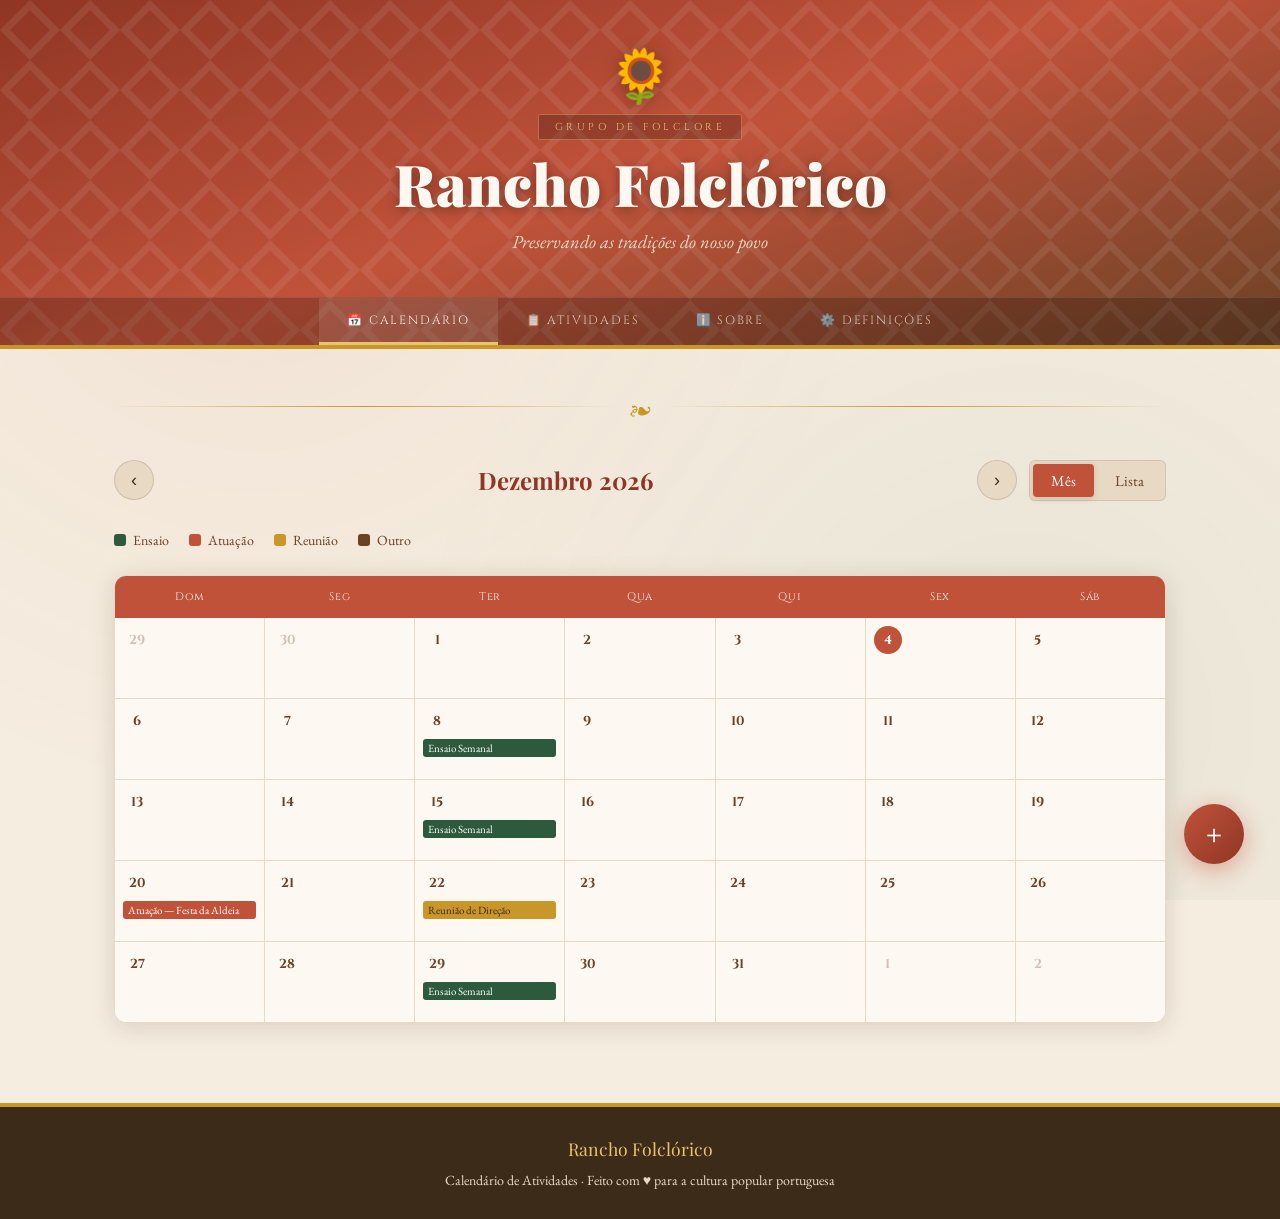
<file: INDEX.HTML>
<!DOCTYPE html>
<html lang="pt">
<head>
  <meta charset="UTF-8" />
  <meta name="viewport" content="width=device-width, initial-scale=1.0"/>
  <title>Grupo de Folclore · Calendário de Atividades</title>
  <link href="https://fonts.googleapis.com/css2?family=Playfair+Display:ital,wght@0,400;0,700;0,900;1,400&family=EB+Garamond:ital,wght@0,400;0,500;1,400&family=Cinzel:wght@400;700&display=swap" rel="stylesheet"/>
  <style>
    :root {
      --terracotta: #c0523a;
      --terracotta-dark: #8f3624;
      --gold: #c9962a;
      --gold-light: #e8c46a;
      --green: #2d5a3d;
      --green-light: #4a8560;
      --cream: #f5ede0;
      --cream-dark: #e8d9c4;
      --brown: #3d2b1a;
      --brown-mid: #6b4226;
      --white: #fdf8f1;
      --shadow: rgba(61,43,26,0.15);
      --shadow-strong: rgba(61,43,26,0.3);
    }

    *, *::before, *::after { box-sizing: border-box; margin: 0; padding: 0; }

    body {
      background-color: var(--cream);
      color: var(--brown);
      font-family: 'EB Garamond', Georgia, serif;
      font-size: 18px;
      line-height: 1.6;
      min-height: 100vh;
    }

    /* ── PATTERN BACKGROUND ── */
    body::before {
      content: '';
      position: fixed;
      inset: 0;
      background-image:
        radial-gradient(circle at 20% 20%, rgba(192,82,58,0.06) 0%, transparent 50%),
        radial-gradient(circle at 80% 80%, rgba(45,90,61,0.06) 0%, transparent 50%);
      pointer-events: none;
      z-index: 0;
    }

    /* ── HEADER ── */
    header {
      position: relative;
      background: linear-gradient(160deg, var(--terracotta-dark) 0%, var(--terracotta) 50%, var(--brown-mid) 100%);
      color: var(--cream);
      padding: 0;
      overflow: hidden;
      border-bottom: 4px solid var(--gold);
    }

    .header-pattern {
      position: absolute;
      inset: 0;
      opacity: 0.08;
      background-image: url("data:image/svg+xml,%3Csvg width='60' height='60' viewBox='0 0 60 60' xmlns='http://www.w3.org/2000/svg'%3E%3Cg fill='none' fill-rule='evenodd'%3E%3Cg fill='%23ffffff' fill-opacity='1'%3E%3Cpath d='M30 0 L60 30 L30 60 L0 30 Z M30 10 L50 30 L30 50 L10 30 Z'/%3E%3C/g%3E%3C/g%3E%3C/svg%3E");
      background-size: 60px 60px;
    }

    .header-inner {
      position: relative;
      z-index: 1;
      display: flex;
      flex-direction: column;
      align-items: center;
      padding: 50px 40px 40px;
      text-align: center;
      gap: 12px;
    }

    .header-emblem {
      font-size: 52px;
      line-height: 1;
      filter: drop-shadow(0 2px 8px rgba(0,0,0,0.3));
      animation: floatIn 0.8s ease both;
    }

    .header-badge {
      font-family: 'Cinzel', serif;
      font-size: 10px;
      letter-spacing: 0.35em;
      text-transform: uppercase;
      color: var(--gold-light);
      background: rgba(0,0,0,0.2);
      padding: 4px 16px;
      border: 1px solid rgba(232,196,106,0.4);
      border-radius: 2px;
      animation: floatIn 0.8s 0.1s ease both;
    }

    h1 {
      font-family: 'Playfair Display', serif;
      font-size: clamp(2rem, 5vw, 3.6rem);
      font-weight: 900;
      line-height: 1.1;
      color: var(--white);
      text-shadow: 0 2px 12px rgba(0,0,0,0.35);
      animation: floatIn 0.8s 0.2s ease both;
    }

    .header-sub {
      font-family: 'EB Garamond', serif;
      font-style: italic;
      font-size: 1.15rem;
      color: var(--cream-dark);
      opacity: 0.9;
      animation: floatIn 0.8s 0.3s ease both;
    }

    @keyframes floatIn {
      from { opacity: 0; transform: translateY(18px); }
      to { opacity: 1; transform: translateY(0); }
    }

    /* ── NAV ── */
    nav {
      position: relative;
      z-index: 1;
      display: flex;
      justify-content: center;
      gap: 0;
      background: rgba(0,0,0,0.2);
      border-top: 1px solid rgba(255,255,255,0.1);
    }

    nav button {
      background: none;
      border: none;
      color: var(--cream);
      font-family: 'Cinzel', serif;
      font-size: 12px;
      letter-spacing: 0.15em;
      text-transform: uppercase;
      padding: 14px 28px;
      cursor: pointer;
      opacity: 0.75;
      transition: all 0.25s ease;
      border-bottom: 3px solid transparent;
      position: relative;
    }

    nav button:hover { opacity: 1; background: rgba(255,255,255,0.07); }
    nav button.active {
      opacity: 1;
      border-bottom-color: var(--gold-light);
      background: rgba(255,255,255,0.1);
    }

    /* ── MAIN ── */
    main {
      position: relative;
      z-index: 1;
      max-width: 1100px;
      margin: 0 auto;
      padding: 40px 24px 80px;
    }

    /* ── ORNAMENT ── */
    .ornament {
      display: flex;
      align-items: center;
      gap: 16px;
      margin: 0 0 36px;
    }

    .ornament-line {
      flex: 1;
      height: 1px;
      background: linear-gradient(90deg, transparent, var(--gold), transparent);
    }

    .ornament-icon {
      font-size: 22px;
      color: var(--gold);
    }

    /* ── SECTION TITLES ── */
    .section-title {
      font-family: 'Playfair Display', serif;
      font-size: 1.9rem;
      color: var(--terracotta-dark);
      margin-bottom: 28px;
      display: flex;
      align-items: center;
      gap: 12px;
    }

    .section-title .icon { font-size: 1.4rem; }

    /* ── VIEW TOGGLE ── */
    .view-controls {
      display: flex;
      justify-content: space-between;
      align-items: center;
      margin-bottom: 28px;
      flex-wrap: wrap;
      gap: 12px;
    }

    .toggle-group {
      display: flex;
      background: var(--cream-dark);
      border-radius: 6px;
      padding: 3px;
      gap: 3px;
      border: 1px solid rgba(61,43,26,0.12);
    }

    .toggle-btn {
      background: none;
      border: none;
      font-family: 'EB Garamond', serif;
      font-size: 15px;
      padding: 7px 18px;
      border-radius: 4px;
      cursor: pointer;
      color: var(--brown-mid);
      transition: all 0.2s;
    }

    .toggle-btn.active {
      background: var(--terracotta);
      color: white;
      box-shadow: 0 2px 6px var(--shadow);
    }

    /* ── CALENDAR ── */
    .calendar-header {
      display: flex;
      align-items: center;
      justify-content: space-between;
      margin-bottom: 20px;
    }

    .cal-nav-btn {
      background: var(--cream-dark);
      border: 1px solid rgba(61,43,26,0.15);
      border-radius: 50%;
      width: 40px;
      height: 40px;
      font-size: 18px;
      cursor: pointer;
      display: flex; align-items: center; justify-content: center;
      color: var(--brown);
      transition: all 0.2s;
    }

    .cal-nav-btn:hover {
      background: var(--terracotta);
      color: white;
      border-color: var(--terracotta);
    }

    .cal-month-label {
      font-family: 'Playfair Display', serif;
      font-size: 1.5rem;
      font-weight: 700;
      color: var(--terracotta-dark);
      text-transform: capitalize;
    }

    .calendar-grid {
      background: var(--white);
      border-radius: 12px;
      overflow: hidden;
      box-shadow: 0 4px 24px var(--shadow);
      border: 1px solid var(--cream-dark);
    }

    .cal-days-header {
      display: grid;
      grid-template-columns: repeat(7, 1fr);
      background: var(--terracotta);
    }

    .cal-day-name {
      text-align: center;
      padding: 12px 4px;
      font-family: 'Cinzel', serif;
      font-size: 11px;
      letter-spacing: 0.08em;
      color: white;
      opacity: 0.9;
    }

    .cal-body {
      display: grid;
      grid-template-columns: repeat(7, 1fr);
      gap: 1px;
      background: var(--cream-dark);
    }

    .cal-cell {
      background: var(--white);
      min-height: 80px;
      padding: 8px;
      cursor: pointer;
      transition: background 0.15s;
      position: relative;
    }

    .cal-cell:hover { background: #fdf0e8; }

    .cal-cell.other-month .cal-date { opacity: 0.3; }
    .cal-cell.today .cal-date {
      background: var(--terracotta);
      color: white;
      border-radius: 50%;
      width: 28px; height: 28px;
      display: flex; align-items: center; justify-content: center;
    }

    .cal-date {
      font-family: 'Cinzel', serif;
      font-size: 13px;
      font-weight: 700;
      color: var(--brown-mid);
      margin-bottom: 4px;
      width: 28px; height: 28px;
      display: flex; align-items: center; justify-content: center;
    }

    .cal-event-dot {
      display: block;
      font-size: 11px;
      background: var(--terracotta);
      color: white;
      border-radius: 3px;
      padding: 2px 5px;
      margin-top: 2px;
      white-space: nowrap;
      overflow: hidden;
      text-overflow: ellipsis;
      line-height: 1.3;
      cursor: pointer;
    }

    .cal-event-dot.tipo-ensaio { background: var(--green); }
    .cal-event-dot.tipo-atuacao { background: var(--terracotta); }
    .cal-event-dot.tipo-reuniao { background: var(--gold); color: var(--brown); }
    .cal-event-dot.tipo-outro { background: var(--brown-mid); }

    /* ── LISTA DE EVENTOS ── */
    .events-list { display: flex; flex-direction: column; gap: 16px; }

    .event-card {
      background: var(--white);
      border-radius: 10px;
      border: 1px solid var(--cream-dark);
      border-left: 5px solid var(--terracotta);
      padding: 20px 24px;
      display: flex;
      gap: 20px;
      align-items: flex-start;
      box-shadow: 0 2px 10px var(--shadow);
      transition: transform 0.2s, box-shadow 0.2s;
      animation: slideIn 0.35s ease both;
    }

    .event-card:hover {
      transform: translateY(-2px);
      box-shadow: 0 6px 24px var(--shadow-strong);
    }

    .event-card.tipo-ensaio { border-left-color: var(--green); }
    .event-card.tipo-reuniao { border-left-color: var(--gold); }
    .event-card.tipo-outro { border-left-color: var(--brown-mid); }

    @keyframes slideIn {
      from { opacity: 0; transform: translateX(-12px); }
      to { opacity: 1; transform: translateX(0); }
    }

    .event-date-block {
      min-width: 64px;
      text-align: center;
      background: var(--cream);
      border-radius: 8px;
      padding: 10px 8px;
      border: 1px solid var(--cream-dark);
    }

    .event-date-day {
      font-family: 'Playfair Display', serif;
      font-size: 2rem;
      font-weight: 900;
      line-height: 1;
      color: var(--terracotta);
    }

    .event-date-month {
      font-family: 'Cinzel', serif;
      font-size: 10px;
      letter-spacing: 0.1em;
      text-transform: uppercase;
      color: var(--brown-mid);
    }

    .event-info { flex: 1; }

    .event-tipo {
      font-family: 'Cinzel', serif;
      font-size: 10px;
      letter-spacing: 0.15em;
      text-transform: uppercase;
      color: var(--terracotta);
      margin-bottom: 4px;
    }

    .event-card.tipo-ensaio .event-tipo { color: var(--green); }
    .event-card.tipo-reuniao .event-tipo { color: var(--gold); }

    .event-titulo {
      font-family: 'Playfair Display', serif;
      font-size: 1.25rem;
      font-weight: 700;
      color: var(--brown);
      margin-bottom: 6px;
    }

    .event-meta {
      display: flex;
      gap: 16px;
      font-size: 0.9rem;
      color: var(--brown-mid);
      flex-wrap: wrap;
    }

    .event-meta span { display: flex; align-items: center; gap: 5px; }

    .event-desc {
      margin-top: 8px;
      font-style: italic;
      color: var(--brown-mid);
      font-size: 0.95rem;
      border-top: 1px solid var(--cream-dark);
      padding-top: 8px;
    }

    .event-actions {
      display: flex;
      gap: 8px;
      flex-shrink: 0;
    }

    .btn-icon {
      background: none;
      border: 1px solid var(--cream-dark);
      border-radius: 6px;
      width: 34px; height: 34px;
      cursor: pointer;
      display: flex; align-items: center; justify-content: center;
      font-size: 14px;
      color: var(--brown-mid);
      transition: all 0.2s;
    }

    .btn-icon:hover { background: var(--terracotta); color: white; border-color: var(--terracotta); }
    .btn-icon.del:hover { background: #c0392b; border-color: #c0392b; }

    /* ── EMPTY STATE ── */
    .empty-state {
      text-align: center;
      padding: 60px 20px;
      color: var(--brown-mid);
    }

    .empty-state .emoji { font-size: 3rem; margin-bottom: 12px; }
    .empty-state p { font-style: italic; }

    /* ── MODAL ── */
    .modal-overlay {
      display: none;
      position: fixed;
      inset: 0;
      background: rgba(61,43,26,0.55);
      backdrop-filter: blur(4px);
      z-index: 1000;
      align-items: center;
      justify-content: center;
      padding: 20px;
    }

    .modal-overlay.open { display: flex; }

    .modal {
      background: var(--white);
      border-radius: 16px;
      padding: 36px;
      width: 100%;
      max-width: 520px;
      box-shadow: 0 20px 60px rgba(0,0,0,0.3);
      border: 1px solid var(--cream-dark);
      position: relative;
      animation: modalIn 0.3s cubic-bezier(0.34, 1.56, 0.64, 1);
    }

    @keyframes modalIn {
      from { opacity: 0; transform: scale(0.88) translateY(20px); }
      to { opacity: 1; transform: scale(1) translateY(0); }
    }

    .modal-title {
      font-family: 'Playfair Display', serif;
      font-size: 1.6rem;
      font-weight: 700;
      color: var(--terracotta-dark);
      margin-bottom: 24px;
      padding-bottom: 16px;
      border-bottom: 2px solid var(--cream-dark);
      display: flex; align-items: center; gap: 10px;
    }

    .modal-close {
      position: absolute;
      top: 16px; right: 16px;
      background: var(--cream);
      border: 1px solid var(--cream-dark);
      border-radius: 50%;
      width: 36px; height: 36px;
      cursor: pointer;
      font-size: 18px;
      display: flex; align-items: center; justify-content: center;
      color: var(--brown-mid);
      transition: all 0.2s;
    }

    .modal-close:hover { background: var(--terracotta); color: white; }

    .form-group { margin-bottom: 18px; }

    label {
      display: block;
      font-family: 'Cinzel', serif;
      font-size: 11px;
      letter-spacing: 0.12em;
      text-transform: uppercase;
      color: var(--brown-mid);
      margin-bottom: 7px;
    }

    input, select, textarea {
      width: 100%;
      padding: 11px 14px;
      border: 1px solid var(--cream-dark);
      border-radius: 7px;
      font-family: 'EB Garamond', serif;
      font-size: 16px;
      color: var(--brown);
      background: var(--cream);
      transition: border-color 0.2s, box-shadow 0.2s;
      outline: none;
    }

    input:focus, select:focus, textarea:focus {
      border-color: var(--terracotta);
      box-shadow: 0 0 0 3px rgba(192,82,58,0.12);
      background: var(--white);
    }

    textarea { resize: vertical; min-height: 80px; }

    .form-row { display: grid; grid-template-columns: 1fr 1fr; gap: 14px; }

    .btn {
      font-family: 'Cinzel', serif;
      font-size: 12px;
      letter-spacing: 0.12em;
      text-transform: uppercase;
      padding: 13px 28px;
      border: none;
      border-radius: 7px;
      cursor: pointer;
      transition: all 0.2s;
    }

    .btn-primary {
      background: linear-gradient(135deg, var(--terracotta), var(--terracotta-dark));
      color: white;
      box-shadow: 0 4px 14px rgba(192,82,58,0.35);
    }

    .btn-primary:hover {
      transform: translateY(-1px);
      box-shadow: 0 6px 20px rgba(192,82,58,0.45);
    }

    .btn-secondary {
      background: var(--cream-dark);
      color: var(--brown-mid);
      border: 1px solid rgba(61,43,26,0.15);
    }

    .btn-secondary:hover { background: var(--cream); }

    .modal-actions { display: flex; gap: 10px; justify-content: flex-end; margin-top: 24px; }

    /* ── ADD FAB ── */
    .fab {
      position: fixed;
      bottom: 36px;
      right: 36px;
      width: 60px; height: 60px;
      border-radius: 50%;
      background: linear-gradient(135deg, var(--terracotta), var(--terracotta-dark));
      color: white;
      border: none;
      font-size: 26px;
      cursor: pointer;
      box-shadow: 0 6px 24px rgba(192,82,58,0.45);
      display: flex; align-items: center; justify-content: center;
      transition: all 0.25s;
      z-index: 100;
    }

    .fab:hover {
      transform: scale(1.1) rotate(90deg);
      box-shadow: 0 8px 32px rgba(192,82,58,0.55);
    }

    /* ── LEGENDA ── */
    .legend {
      display: flex;
      gap: 20px;
      flex-wrap: wrap;
      margin-bottom: 24px;
    }

    .legend-item {
      display: flex;
      align-items: center;
      gap: 7px;
      font-size: 14px;
      color: var(--brown-mid);
    }

    .legend-dot {
      width: 12px; height: 12px;
      border-radius: 3px;
    }

    /* ── SOBRE ── */
    .about-card {
      background: var(--white);
      border-radius: 14px;
      padding: 36px;
      border: 1px solid var(--cream-dark);
      box-shadow: 0 4px 20px var(--shadow);
      max-width: 700px;
      margin: 0 auto;
    }

    .about-card h2 {
      font-family: 'Playfair Display', serif;
      font-size: 1.6rem;
      color: var(--terracotta-dark);
      margin-bottom: 16px;
    }

    .about-card p {
      margin-bottom: 14px;
      line-height: 1.75;
      color: var(--brown-mid);
    }

    .about-card .highlight {
      background: var(--cream);
      border-left: 4px solid var(--gold);
      padding: 14px 18px;
      border-radius: 0 8px 8px 0;
      font-style: italic;
      margin: 20px 0;
    }

    /* ── FILTER ── */
    .filter-bar {
      display: flex;
      gap: 8px;
      flex-wrap: wrap;
      margin-bottom: 24px;
    }

    .filter-chip {
      background: var(--cream-dark);
      border: 1px solid rgba(61,43,26,0.15);
      border-radius: 20px;
      padding: 5px 15px;
      font-family: 'EB Garamond', serif;
      font-size: 14px;
      cursor: pointer;
      color: var(--brown-mid);
      transition: all 0.2s;
    }

    .filter-chip.active {
      background: var(--terracotta);
      color: white;
      border-color: var(--terracotta);
    }

    .filter-chip:hover:not(.active) { background: var(--cream); }

    /* ── SECTIONS ── */
    .tab-section { display: none; }
    .tab-section.active { display: block; animation: fadeIn 0.3s ease; }

    @keyframes fadeIn {
      from { opacity: 0; }
      to { opacity: 1; }
    }

    /* ── FOOTER ── */
    footer {
      position: relative;
      z-index: 1;
      text-align: center;
      padding: 28px 20px;
      background: var(--brown);
      color: var(--cream-dark);
      font-size: 14px;
      border-top: 4px solid var(--gold);
    }

    footer .footer-brand {
      font-family: 'Playfair Display', serif;
      font-size: 1.1rem;
      color: var(--gold-light);
      margin-bottom: 6px;
    }

    /* ── RESPONSIVE ── */
    @media (max-width: 600px) {
      .form-row { grid-template-columns: 1fr; }
      .modal { padding: 24px; }
      .event-card { flex-direction: column; }
      nav button { padding: 12px 14px; font-size: 10px; }
      .fab { bottom: 20px; right: 20px; width: 52px; height: 52px; font-size: 22px; }
      .cal-cell { min-height: 60px; }
    }
  </style>
</head>
<body>

<!-- HEADER -->
<header>
  <div class="header-pattern"></div>
  <div class="header-inner">
    <div class="header-emblem">🌻</div>
    <div class="header-badge">Grupo de Folclore</div>
    <h1 id="groupName">Rancho Folclórico</h1>
    <p class="header-sub" id="groupSub">Preservando as tradições do nosso povo</p>
  </div>
  <nav>
    <button class="active" onclick="showTab('calendario')">📅 Calendário</button>
    <button onclick="showTab('atividades')">📋 Atividades</button>
    <button onclick="showTab('sobre')">ℹ️ Sobre</button>
    <button onclick="showTab('definicoes')">⚙️ Definições</button>
  </nav>
</header>

<main>

  <!-- ── CALENDÁRIO ── -->
  <section id="tab-calendario" class="tab-section active">
    <div class="ornament">
      <div class="ornament-line"></div>
      <div class="ornament-icon">❧</div>
      <div class="ornament-line"></div>
    </div>

    <div class="view-controls">
      <div class="calendar-header" style="flex:1; margin-bottom:0">
        <button class="cal-nav-btn" onclick="changeMonth(-1)">‹</button>
        <div class="cal-month-label" id="calMonthLabel"></div>
        <button class="cal-nav-btn" onclick="changeMonth(1)">›</button>
      </div>
      <div class="toggle-group">
        <button class="toggle-btn active" onclick="setCalView('month', this)">Mês</button>
        <button class="toggle-btn" onclick="setCalView('list', this)">Lista</button>
      </div>
    </div>

    <div class="legend">
      <div class="legend-item"><div class="legend-dot" style="background:var(--green)"></div> Ensaio</div>
      <div class="legend-item"><div class="legend-dot" style="background:var(--terracotta)"></div> Atuação</div>
      <div class="legend-item"><div class="legend-dot" style="background:var(--gold)"></div> Reunião</div>
      <div class="legend-item"><div class="legend-dot" style="background:var(--brown-mid)"></div> Outro</div>
    </div>

    <div id="calView">
      <div class="calendar-grid">
        <div class="cal-days-header">
          <div class="cal-day-name">Dom</div>
          <div class="cal-day-name">Seg</div>
          <div class="cal-day-name">Ter</div>
          <div class="cal-day-name">Qua</div>
          <div class="cal-day-name">Qui</div>
          <div class="cal-day-name">Sex</div>
          <div class="cal-day-name">Sáb</div>
        </div>
        <div class="cal-body" id="calBody"></div>
      </div>
    </div>

    <div id="listView" style="display:none">
      <div id="listViewEvents"></div>
    </div>
  </section>

  <!-- ── ATIVIDADES ── -->
  <section id="tab-atividades" class="tab-section">
    <div class="ornament">
      <div class="ornament-line"></div>
      <div class="ornament-icon">❧</div>
      <div class="ornament-line"></div>
    </div>

    <div class="view-controls">
      <div class="section-title">
        <span class="icon">📋</span> Todas as Atividades
      </div>
    </div>

    <div class="filter-bar">
      <button class="filter-chip active" onclick="filterEvents('todos', this)">Todos</button>
      <button class="filter-chip" onclick="filterEvents('ensaio', this)">Ensaios</button>
      <button class="filter-chip" onclick="filterEvents('atuacao', this)">Atuações</button>
      <button class="filter-chip" onclick="filterEvents('reuniao', this)">Reuniões</button>
      <button class="filter-chip" onclick="filterEvents('outro', this)">Outros</button>
    </div>

    <div class="events-list" id="allEventsList"></div>
  </section>

  <!-- ── SOBRE ── -->
  <section id="tab-sobre" class="tab-section">
    <div class="ornament">
      <div class="ornament-line"></div>
      <div class="ornament-icon">❧</div>
      <div class="ornament-line"></div>
    </div>

    <div class="about-card">
      <h2 id="aboutTitle">Sobre o Nosso Grupo</h2>
      <p id="aboutText1">Bem-vindo ao nosso grupo de folclore! Somos uma associação dedicada à preservação, estudo e divulgação das tradições, músicas e danças populares da nossa região.</p>
      <div class="highlight">
        <span id="aboutQuote">"Na dança e no canto, guardamos a memória viva do nosso povo."</span>
      </div>
      <p id="aboutText2">O nosso grupo reúne membros de todas as idades, unidos pelo amor à cultura popular portuguesa e ao desejo de a transmitir às gerações futuras.</p>
      <div style="margin-top: 28px; display: flex; flex-direction: column; gap: 10px;">
        <div style="display:flex;align-items:center;gap:10px;color:var(--brown-mid)">
          <span style="font-size:1.2rem">📍</span> <span id="aboutLocal">Local de ensaio a definir</span>
        </div>
        <div style="display:flex;align-items:center;gap:10px;color:var(--brown-mid)">
          <span style="font-size:1.2rem">📞</span> <span id="aboutContact">Contacto a definir</span>
        </div>
        <div style="display:flex;align-items:center;gap:10px;color:var(--brown-mid)">
          <span style="font-size:1.2rem">📧</span> <span id="aboutEmail">Email a definir</span>
        </div>
      </div>
    </div>
  </section>

  <!-- ── DEFINIÇÕES ── -->
  <section id="tab-definicoes" class="tab-section">
    <div class="ornament">
      <div class="ornament-line"></div>
      <div class="ornament-icon">❧</div>
      <div class="ornament-line"></div>
    </div>
    <div class="about-card">
      <h2>⚙️ Definições do Grupo</h2>
      <p style="color:var(--brown-mid);margin-bottom:20px">Personaliza as informações do teu grupo de folclore.</p>
      <div class="form-group">
        <label>Nome do Grupo</label>
        <input type="text" id="settingName" placeholder="Ex: Rancho Folclórico de..."/>
      </div>
      <div class="form-group">
        <label>Subtítulo</label>
        <input type="text" id="settingSubtitle" placeholder="Ex: Preservando as tradições..."/>
      </div>
      <div class="form-group">
        <label>Texto Sobre o Grupo</label>
        <textarea id="settingAbout" rows="4" placeholder="Descreve o teu grupo..."></textarea>
      </div>
      <div class="form-row">
        <div class="form-group">
          <label>Local de Ensaio</label>
          <input type="text" id="settingLocal" placeholder="Morada / local"/>
        </div>
        <div class="form-group">
          <label>Telefone</label>
          <input type="text" id="settingContact" placeholder="+351 ..."/>
        </div>
      </div>
      <div class="form-row">
        <div class="form-group">
          <label>Email</label>
          <input type="email" id="settingEmail" placeholder="email@exemplo.pt"/>
        </div>
      </div>
      <div class="modal-actions" style="justify-content:flex-start">
        <button class="btn btn-primary" onclick="saveSettings()">💾 Guardar Definições</button>
      </div>
    </div>
  </section>

</main>

<!-- FAB -->
<button class="fab" onclick="openModal()" title="Adicionar Atividade">＋</button>

<!-- MODAL -->
<div class="modal-overlay" id="modalOverlay" onclick="closeModalOnOverlay(event)">
  <div class="modal">
    <button class="modal-close" onclick="closeModal()">✕</button>
    <div class="modal-title"><span>🎭</span> <span id="modalTitleText">Nova Atividade</span></div>
    <input type="hidden" id="editingId"/>
    <div class="form-group">
      <label>Título da Atividade</label>
      <input type="text" id="formTitle" placeholder="Ex: Ensaio Semanal, Atuação na Festa..."/>
    </div>
    <div class="form-row">
      <div class="form-group">
        <label>Data</label>
        <input type="date" id="formDate"/>
      </div>
      <div class="form-group">
        <label>Hora</label>
        <input type="time" id="formTime"/>
      </div>
    </div>
    <div class="form-row">
      <div class="form-group">
        <label>Tipo</label>
        <select id="formTipo">
          <option value="ensaio">🟢 Ensaio</option>
          <option value="atuacao">🔴 Atuação</option>
          <option value="reuniao">🟡 Reunião</option>
          <option value="outro">⚫ Outro</option>
        </select>
      </div>
      <div class="form-group">
        <label>Local</label>
        <input type="text" id="formLocal" placeholder="Ex: Casa do Povo, Praça..."/>
      </div>
    </div>
    <div class="form-group">
      <label>Descrição (opcional)</label>
      <textarea id="formDesc" placeholder="Notas, detalhes adicionais..."></textarea>
    </div>
    <div class="modal-actions">
      <button class="btn btn-secondary" onclick="closeModal()">Cancelar</button>
      <button class="btn btn-primary" onclick="saveEvent()">Guardar</button>
    </div>
  </div>
</div>

<footer>
  <div class="footer-brand" id="footerBrand">Rancho Folclórico</div>
  <div>Calendário de Atividades · Feito com ♥ para a cultura popular portuguesa</div>
</footer>

<script>
// ─── DATA ───────────────────────────────────────────────────────────────────

let events = JSON.parse(localStorage.getItem('folclore_events') || '[]');
let settings = JSON.parse(localStorage.getItem('folclore_settings') || 'null') || {
  name: 'Rancho Folclórico',
  subtitle: 'Preservando as tradições do nosso povo',
  about: 'Bem-vindo ao nosso grupo de folclore! Somos uma associação dedicada à preservação, estudo e divulgação das tradições, músicas e danças populares da nossa região.',
  local: 'Local de ensaio a definir',
  contact: 'Contacto a definir',
  email: 'Email a definir'
};

let currentDate = new Date();
let currentView = 'month';
let currentFilter = 'todos';

// ─── SETTINGS ───────────────────────────────────────────────────────────────

function applySettings() {
  document.getElementById('groupName').textContent = settings.name;
  document.getElementById('groupSub').textContent = settings.subtitle;
  document.getElementById('aboutTitle').textContent = 'Sobre ' + settings.name;
  document.getElementById('aboutText1').textContent = settings.about;
  document.getElementById('aboutLocal').textContent = settings.local;
  document.getElementById('aboutContact').textContent = settings.contact;
  document.getElementById('aboutEmail').textContent = settings.email;
  document.getElementById('footerBrand').textContent = settings.name;
  document.title = settings.name + ' · Calendário';
  // populate settings form
  document.getElementById('settingName').value = settings.name;
  document.getElementById('settingSubtitle').value = settings.subtitle;
  document.getElementById('settingAbout').value = settings.about;
  document.getElementById('settingLocal').value = settings.local;
  document.getElementById('settingContact').value = settings.contact;
  document.getElementById('settingEmail').value = settings.email;
}

function saveSettings() {
  settings.name = document.getElementById('settingName').value || settings.name;
  settings.subtitle = document.getElementById('settingSubtitle').value || settings.subtitle;
  settings.about = document.getElementById('settingAbout').value || settings.about;
  settings.local = document.getElementById('settingLocal').value || settings.local;
  settings.contact = document.getElementById('settingContact').value || settings.contact;
  settings.email = document.getElementById('settingEmail').value || settings.email;
  localStorage.setItem('folclore_settings', JSON.stringify(settings));
  applySettings();
  showToast('Definições guardadas! ✓');
}

// ─── TABS ────────────────────────────────────────────────────────────────────

function showTab(tab) {
  document.querySelectorAll('.tab-section').forEach(s => s.classList.remove('active'));
  document.querySelectorAll('nav button').forEach(b => b.classList.remove('active'));
  document.getElementById('tab-' + tab).classList.add('active');
  event.target.classList.add('active');
  if (tab === 'atividades') renderAllEvents();
}

// ─── CALENDAR ────────────────────────────────────────────────────────────────

const MONTHS = ['Janeiro','Fevereiro','Março','Abril','Maio','Junho','Julho','Agosto','Setembro','Outubro','Novembro','Dezembro'];

function renderCalendar() {
  const year = currentDate.getFullYear();
  const month = currentDate.getMonth();
  document.getElementById('calMonthLabel').textContent = MONTHS[month] + ' ' + year;

  const body = document.getElementById('calBody');
  body.innerHTML = '';

  const firstDay = new Date(year, month, 1).getDay();
  const daysInMonth = new Date(year, month + 1, 0).getDate();
  const daysInPrev = new Date(year, month, 0).getDate();
  const today = new Date();

  let cells = [];

  for (let i = firstDay - 1; i >= 0; i--) {
    cells.push({ day: daysInPrev - i, month: month - 1, year, other: true });
  }
  for (let i = 1; i <= daysInMonth; i++) {
    cells.push({ day: i, month, year, other: false });
  }
  while (cells.length % 7 !== 0) {
    cells.push({ day: cells.length - firstDay - daysInMonth + 1, month: month + 1, year, other: true });
  }

  cells.forEach(c => {
    const d = new Date(c.year, c.month, c.day);
    const dateStr = d.toISOString().slice(0, 10);
    const dayEvents = events.filter(e => e.date === dateStr);
    const isToday = d.toDateString() === today.toDateString();

    const cell = document.createElement('div');
    cell.className = 'cal-cell' + (c.other ? ' other-month' : '') + (isToday ? ' today' : '');

    const dateEl = document.createElement('div');
    dateEl.className = 'cal-date';
    dateEl.textContent = c.day;
    cell.appendChild(dateEl);

    dayEvents.slice(0, 2).forEach(ev => {
      const dot = document.createElement('span');
      dot.className = 'cal-event-dot tipo-' + ev.tipo;
      dot.textContent = ev.title;
      dot.title = ev.title;
      dot.onclick = (e) => { e.stopPropagation(); openEditModal(ev.id); };
      cell.appendChild(dot);
    });

    if (dayEvents.length > 2) {
      const more = document.createElement('span');
      more.className = 'cal-event-dot';
      more.style.background = 'var(--brown-mid)';
      more.textContent = '+' + (dayEvents.length - 2) + ' mais';
      cell.appendChild(more);
    }

    cell.onclick = () => {
      document.getElementById('formDate').value = dateStr;
      openModal();
    };

    body.appendChild(cell);
  });
}

function renderListView() {
  const year = currentDate.getFullYear();
  const month = currentDate.getMonth();
  const monthEvents = events
    .filter(e => {
      const d = new Date(e.date);
      return d.getFullYear() === year && d.getMonth() === month;
    })
    .sort((a, b) => new Date(a.date + 'T' + (a.time||'00:00')) - new Date(b.date + 'T' + (b.time||'00:00')));

  const container = document.getElementById('listViewEvents');
  if (monthEvents.length === 0) {
    container.innerHTML = `<div class="empty-state"><div class="emoji">📅</div><p>Sem atividades em ${MONTHS[month]}.</p></div>`;
    return;
  }
  container.innerHTML = '';
  monthEvents.forEach(ev => {
    container.appendChild(buildEventCard(ev));
  });
}

function changeMonth(dir) {
  currentDate = new Date(currentDate.getFullYear(), currentDate.getMonth() + dir, 1);
  renderCalendar();
  if (currentView === 'list') renderListView();
}

function setCalView(view, btn) {
  currentView = view;
  document.querySelectorAll('.toggle-btn').forEach(b => b.classList.remove('active'));
  btn.classList.add('active');
  document.getElementById('calView').style.display = view === 'month' ? 'block' : 'none';
  document.getElementById('listView').style.display = view === 'list' ? 'block' : 'none';
  if (view === 'list') renderListView();
}

// ─── EVENTS LIST ─────────────────────────────────────────────────────────────

function buildEventCard(ev) {
  const d = new Date(ev.date + 'T12:00:00');
  const day = String(d.getDate()).padStart(2, '0');
  const month = MONTHS[d.getMonth()].substring(0, 3).toUpperCase();
  const tipoLabel = { ensaio: 'Ensaio', atuacao: 'Atuação', reuniao: 'Reunião', outro: 'Outro' };

  const card = document.createElement('div');
  card.className = 'event-card tipo-' + ev.tipo;
  card.innerHTML = `
    <div class="event-date-block">
      <div class="event-date-day">${day}</div>
      <div class="event-date-month">${month}</div>
    </div>
    <div class="event-info">
      <div class="event-tipo">${tipoLabel[ev.tipo] || ev.tipo}</div>
      <div class="event-titulo">${ev.title}</div>
      <div class="event-meta">
        ${ev.time ? `<span>🕐 ${ev.time}</span>` : ''}
        ${ev.local ? `<span>📍 ${ev.local}</span>` : ''}
      </div>
      ${ev.desc ? `<div class="event-desc">${ev.desc}</div>` : ''}
    </div>
    <div class="event-actions">
      <button class="btn-icon" onclick="openEditModal('${ev.id}')" title="Editar">✏️</button>
      <button class="btn-icon del" onclick="deleteEvent('${ev.id}')" title="Eliminar">🗑️</button>
    </div>
  `;
  return card;
}

function renderAllEvents() {
  const list = document.getElementById('allEventsList');
  const filtered = events
    .filter(e => currentFilter === 'todos' || e.tipo === currentFilter)
    .sort((a, b) => new Date(a.date + 'T' + (a.time||'00:00')) - new Date(b.date + 'T' + (b.time||'00:00')));

  list.innerHTML = '';
  if (filtered.length === 0) {
    list.innerHTML = `<div class="empty-state"><div class="emoji">🌻</div><p>Ainda não há atividades. Clica no <strong>+</strong> para adicionar!</p></div>`;
    return;
  }
  filtered.forEach(ev => list.appendChild(buildEventCard(ev)));
}

function filterEvents(tipo, btn) {
  currentFilter = tipo;
  document.querySelectorAll('.filter-chip').forEach(b => b.classList.remove('active'));
  btn.classList.add('active');
  renderAllEvents();
}

// ─── MODAL ───────────────────────────────────────────────────────────────────

function openModal() {
  document.getElementById('modalTitleText').textContent = 'Nova Atividade';
  document.getElementById('editingId').value = '';
  document.getElementById('formTitle').value = '';
  if (!document.getElementById('formDate').value) {
    document.getElementById('formDate').value = new Date().toISOString().slice(0,10);
  }
  document.getElementById('formTime').value = '';
  document.getElementById('formTipo').value = 'ensaio';
  document.getElementById('formLocal').value = '';
  document.getElementById('formDesc').value = '';
  document.getElementById('modalOverlay').classList.add('open');
}

function openEditModal(id) {
  const ev = events.find(e => e.id === id);
  if (!ev) return;
  document.getElementById('modalTitleText').textContent = 'Editar Atividade';
  document.getElementById('editingId').value = id;
  document.getElementById('formTitle').value = ev.title;
  document.getElementById('formDate').value = ev.date;
  document.getElementById('formTime').value = ev.time || '';
  document.getElementById('formTipo').value = ev.tipo;
  document.getElementById('formLocal').value = ev.local || '';
  document.getElementById('formDesc').value = ev.desc || '';
  document.getElementById('modalOverlay').classList.add('open');
}

function closeModal() {
  document.getElementById('modalOverlay').classList.remove('open');
  document.getElementById('formDate').value = '';
}

function closeModalOnOverlay(e) {
  if (e.target === document.getElementById('modalOverlay')) closeModal();
}

function saveEvent() {
  const title = document.getElementById('formTitle').value.trim();
  const date = document.getElementById('formDate').value;
  if (!title || !date) { alert('Por favor preenche pelo menos o título e a data.'); return; }

  const editingId = document.getElementById('editingId').value;
  const ev = {
    id: editingId || Date.now().toString(),
    title,
    date,
    time: document.getElementById('formTime').value,
    tipo: document.getElementById('formTipo').value,
    local: document.getElementById('formLocal').value.trim(),
    desc: document.getElementById('formDesc').value.trim()
  };

  if (editingId) {
    events = events.map(e => e.id === editingId ? ev : e);
  } else {
    events.push(ev);
  }

  localStorage.setItem('folclore_events', JSON.stringify(events));
  closeModal();
  renderCalendar();
  renderAllEvents();
  showToast(editingId ? 'Atividade atualizada! ✓' : 'Atividade adicionada! ✓');
}

function deleteEvent(id) {
  if (!confirm('Tens a certeza que queres eliminar esta atividade?')) return;
  events = events.filter(e => e.id !== id);
  localStorage.setItem('folclore_events', JSON.stringify(events));
  renderCalendar();
  renderAllEvents();
  showToast('Atividade eliminada.');
}

// ─── TOAST ────────────────────────────────────────────────────────────────────

function showToast(msg) {
  const t = document.createElement('div');
  t.textContent = msg;
  Object.assign(t.style, {
    position: 'fixed', bottom: '100px', right: '36px',
    background: 'var(--brown)', color: 'var(--cream)',
    padding: '12px 22px', borderRadius: '8px',
    fontFamily: "'Cinzel', serif", fontSize: '13px',
    boxShadow: '0 4px 20px rgba(0,0,0,0.25)',
    zIndex: '9999', opacity: '0',
    transition: 'opacity 0.3s, transform 0.3s',
    transform: 'translateY(10px)'
  });
  document.body.appendChild(t);
  requestAnimationFrame(() => { t.style.opacity = '1'; t.style.transform = 'translateY(0)'; });
  setTimeout(() => {
    t.style.opacity = '0';
    setTimeout(() => t.remove(), 400);
  }, 2500);
}

// ─── SAMPLE DATA ─────────────────────────────────────────────────────────────

function seedData() {
  if (events.length > 0) return;
  const now = new Date();
  const y = now.getFullYear();
  const m = now.getMonth();
  const pad = n => String(n).padStart(2,'0');
  events = [
    { id:'s1', title:'Ensaio Semanal', date:`${y}-${pad(m+1)}-${pad(8)}`, time:'21:00', tipo:'ensaio', local:'Casa do Povo', desc:'Preparação para a próxima atuação.' },
    { id:'s2', title:'Ensaio Semanal', date:`${y}-${pad(m+1)}-${pad(15)}`, time:'21:00', tipo:'ensaio', local:'Casa do Povo', desc:'' },
    { id:'s3', title:'Atuação — Festa da Aldeia', date:`${y}-${pad(m+1)}-${pad(20)}`, time:'16:00', tipo:'atuacao', local:'Largo da Igreja', desc:'Apresentação das danças tradicionais. Trajar a rigor.' },
    { id:'s4', title:'Reunião de Direção', date:`${y}-${pad(m+1)}-${pad(22)}`, time:'19:30', tipo:'reuniao', local:'Sede', desc:'Ordem de trabalhos: planeamento anual e financeiro.' },
    { id:'s5', title:'Ensaio Semanal', date:`${y}-${pad(m+1)}-${pad(29)}`, time:'21:00', tipo:'ensaio', local:'Casa do Povo', desc:'' },
  ];
  localStorage.setItem('folclore_events', JSON.stringify(events));
}

// ─── INIT ────────────────────────────────────────────────────────────────────

seedData();
applySettings();
renderCalendar();
</script>
</body>
</html>
</file>
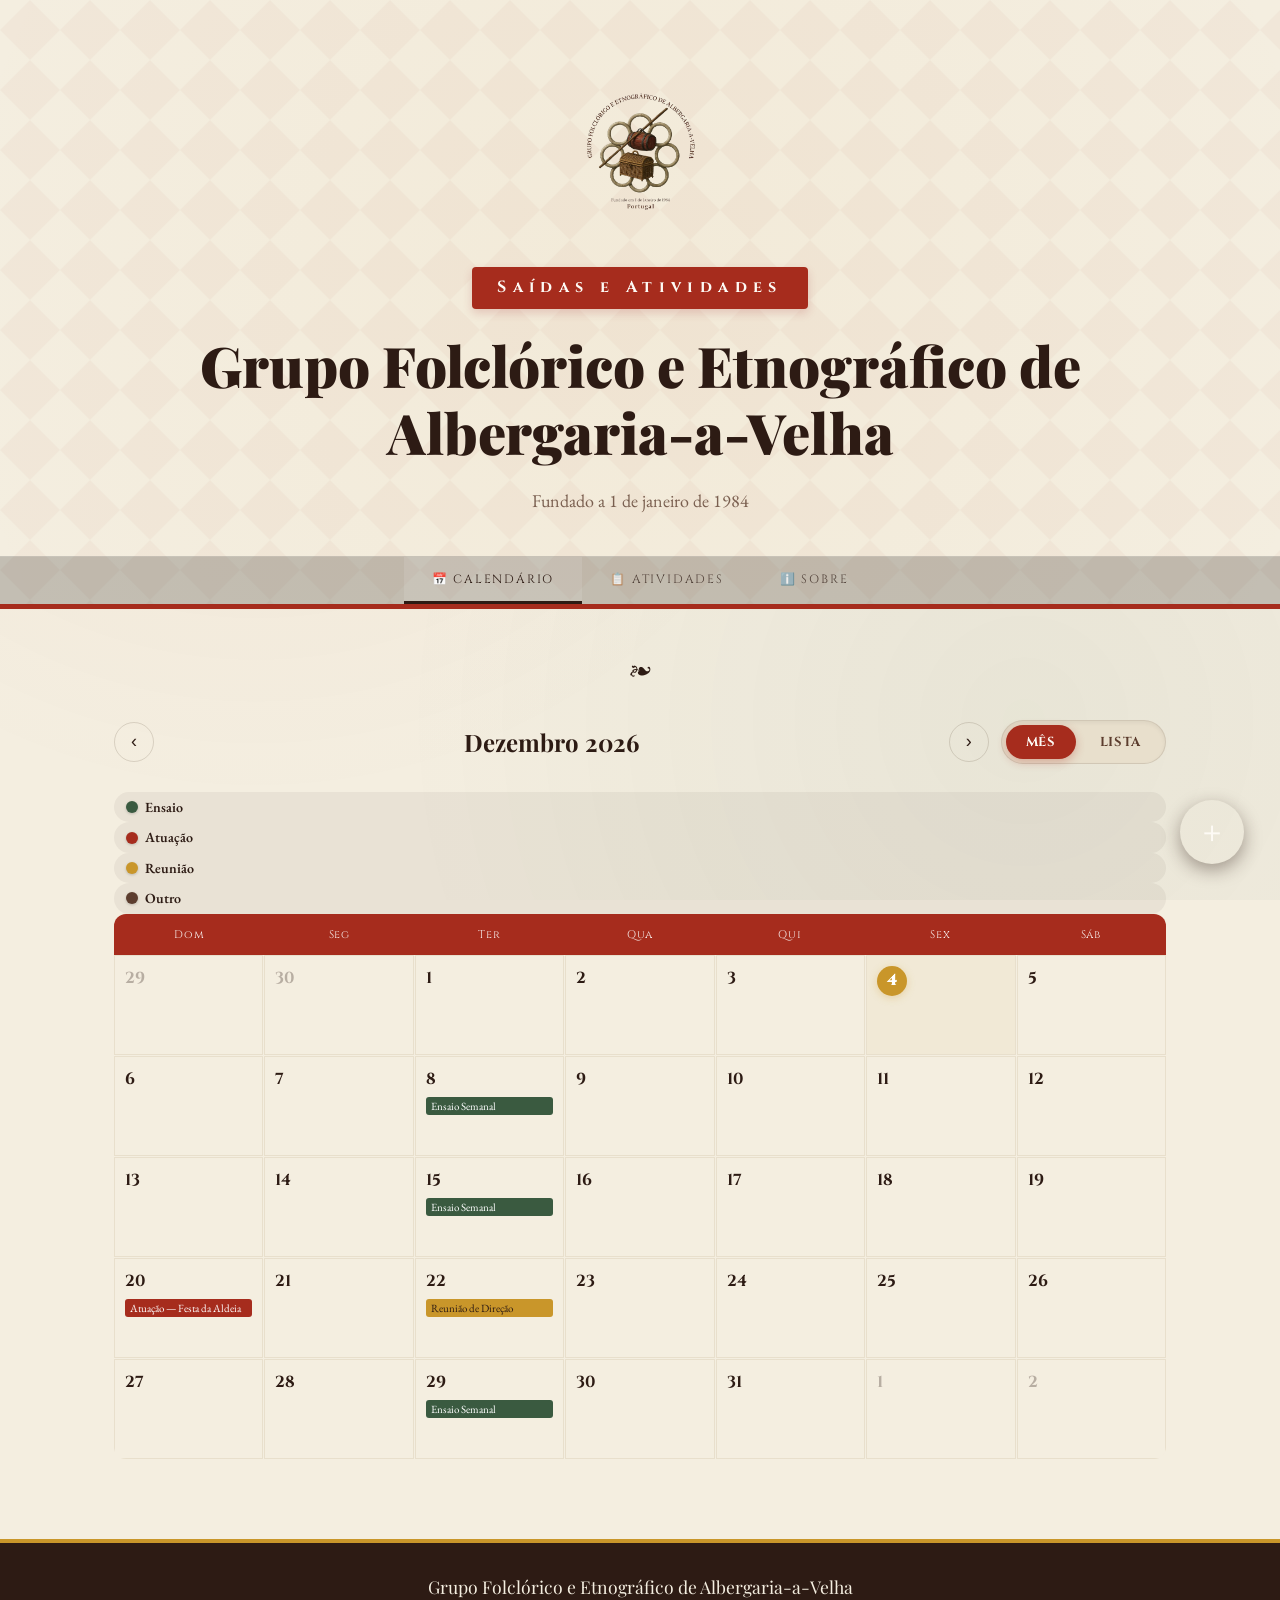
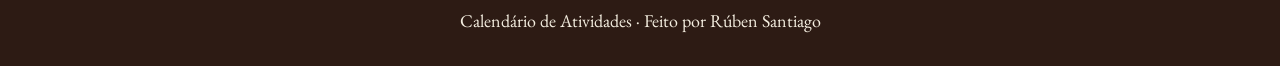
<file: Calendario_GFEAV/index.html>
<!DOCTYPE html>
<html lang="pt">
<head>
  <meta charset="UTF-8" />
  <meta name="viewport" content="width=device-width, initial-scale=1.0"/>
  <title>GFEAV · Calendário de Saídas e Atividades</title>

  <link href="https://fonts.googleapis.com/css2?family=Playfair+Display:ital,wght@0,400;0,700;0,900;1,400&family=EB+Garamond:ital,wght@0,400;0,500;1,400&family=Cinzel:wght@400;700&display=swap" rel="stylesheet"/>

  <link rel="stylesheet" href="style.css">
</head>
<body>

<header>
  <div class="header-pattern"></div>
  <div class="header-inner">
    <img src="logo.png" alt="Logo GFEAV" class="header-logo">

    <div class="header-badge">Saídas e Atividades</div>

    <h1 id="groupName">Grupo Folclórico e Etnográfico de Albergaria-a-Velha</h1>

    <p class="header-sub" id="groupSub">Fundado a 1 de janeiro de 1984</p>
  </div>

<nav>
  <button class="active" onclick="showTab('calendario')">📅 Calendário</button>
  <button onclick="showTab('atividades')">📋 Atividades</button>
  <button onclick="showTab('definicoes')">ℹ️ Sobre</button>
</nav>
</header>

<main>
  <section id="tab-calendario" class="tab-section active">
    <div class="ornament">
      <div class="ornament-line"></div>
      <div class="ornament-icon">❧</div>
      <div class="ornament-line"></div>
    </div>

    <div class="view-controls">
      <div class="calendar-header" style="flex:1; margin-bottom:0">
        <button class="cal-nav-btn" onclick="changeMonth(-1)">‹</button>
        <div class="cal-month-label" id="calMonthLabel"></div>
        <button class="cal-nav-btn" onclick="changeMonth(1)">›</button>
      </div>
      <div class="toggle-group">
        <button class="toggle-btn active" onclick="setCalView('month', this)">Mês</button>
        <button class="toggle-btn" onclick="setCalView('list', this)">Lista</button>
      </div>
    </div>

<div class="legend">
  <div class="legend-item">
    <div class="legend-dot" style="background: var(--folk-green)"></div> Ensaio
  </div>
  <div class="legend-item">
    <div class="legend-dot" style="background: var(--folk-red)"></div> Atuação
  </div>
  <div class="legend-item">
    <div class="legend-dot" style="background: var(--folk-gold)"></div> Reunião
  </div>
  <div class="legend-item">
    <div class="legend-dot" style="background: var(--brown-mid)"></div> Outro
  </div>
</div>

    <div id="calView">
      <div class="calendar-grid">
        <div class="cal-days-header">
          <div class="cal-day-name">Dom</div><div class="cal-day-name">Seg</div><div class="cal-day-name">Ter</div><div class="cal-day-name">Qua</div><div class="cal-day-name">Qui</div><div class="cal-day-name">Sex</div><div class="cal-day-name">Sáb</div>
        </div>
        <div class="cal-body" id="calBody"></div>
      </div>
    </div>

    <div id="listView" style="display:none">
      <div id="listViewEvents"></div>
    </div>
  </section>

  <section id="tab-atividades" class="tab-section">
    <div class="events-list" id="allEventsList"></div>
  </section>
  
<section id="tab-definicoes" class="tab-section">
  <div class="ornament">
    <div class="ornament-line"></div>
    <div class="ornament-icon">📜</div>
    <div class="ornament-line"></div>
  </div>

  <div class="about-container">
    <div class="about-header">
      <h2 id="aboutGroupName" class="section-title">Grupo Folclórico e Etnográfico de Albergaria-a-Velha</h2>
      <p id="aboutGroupSub" class="about-subtitle">Fundado a 1 de janeiro de 1984</p>
    </div>

    <div class="about-content">
      <div class="about-item">
        <h3>História e Missão</h3>
        <p id="aboutText">Bem-vindo ao nosso grupo de folclore! Somos uma associação cultural dedicada à preservação, estudo e divulgação das tradições, músicas e danças populares da nossa região.</p>
      </div>

      <div class="about-grid">
        <div class="about-item">
          <h3>Sede / Local</h3>
          <p id="aboutLocal">Largo à Rua Serpa Pinto, Albergaria-a-Velha</p>
        </div>
        <div class="about-item">
          <h3>Email</h3>
          <p id="aboutEmail">grupofeav@gmail.com</p>
        </div>
      </div>

      <div class="about-grid">
        <div class="about-item">
          <h3>Contacto Presidente Sérgio Coelho</h3>
          <p id="aboutContactPres">919640648</p>
        </div>
        <div class="about-item">
          <h3>Contacto Ensaiador Vítor Coelho</h3>
          <p id="aboutContactEns">919705159</p>
        </div>
      </div>
    </div>
  </div>
</section>
</main>

<button class="fab" onclick="openModal()" title="Adicionar Atividade">＋</button>

<div class="modal-overlay" id="modalOverlay" onclick="closeModalOnOverlay(event)">
  <div class="modal">
    <h2 id="modalTitleText" class="section-title">Nova Atividade</h2>
    <input type="hidden" id="editingId">

    <div class="form-group">
      <label>Título da Atividade</label>
      <input type="text" id="formTitle" placeholder="Ex: Ensaio Geral">
    </div>

    <div class="form-row">
      <div class="form-group">
        <label>Data</label>
        <input type="date" id="formDate">
      </div>
      <div class="form-group">
        <label>Hora</label>
        <input type="time" id="formTime">
      </div>
    </div>

    <div class="form-row">
      <div class="form-group">
        <label>Tipo</label>
        <select id="formTipo">
          <option value="ensaio">Ensaio</option>
          <option value="atuacao">Atuação</option>
          <option value="reuniao">Reunião</option>
          <option value="outro">Outro</option>
        </select>
      </div>
      <div class="form-group">
        <label>Local</label>
        <input type="text" id="formLocal" placeholder="Ex: Sede do Grupo">
      </div>
    </div>

    <div class="form-group">
      <label>Descrição / Observações</label>
      <textarea id="formDesc" rows="3" placeholder="Informações adicionais..."></textarea>
    </div>

    <div style="display: flex; gap: 12px; margin-top: 24px;">
      <button class="btn btn-secondary" style="flex: 1" onclick="closeModal()">Cancelar</button>
      <button class="btn btn-primary" style="flex: 1" onclick="saveEvent()">Guardar</button>
    </div>
  </div>
</div>

<footer>
  <div class="footer-brand" id="footerBrand">Grupo Folclórico e Etnográfico de Albergaria-a-Velha</div>
  <div>Calendário de Atividades · Feito por Rúben Santiago </div>
</footer>

<script src="script.js"></script>
</body>
</html>
</file>
<file: Calendario_GFEAV/style.css>
/* ── VARIÁVEIS DE CORES (Extraídas do Logo) ── */
:root {
    /* Tons de Terra e Madeira (Barril/Cesto) */
    --brown-deep: #2d1b14;    /* Castanho da madeira do barril */
    --brown-mid: #5c3d2e;     /* Tom intermédio rústico */

    /* Tons de Tecido e Linho (Fundo) */
    --linen: #f4eee0;         /* Bege que lembra o linho antigo */
    --linen-dark: #e8dfcc;    /* Versão para sombras e bordas */

    /* Tons Vibrantes dos Trajes (Destaques) */
    --folk-red: #a62c1d;      /* Vermelho dos bordados e saias */
    --folk-gold: #c9962a;     /* Ouro das arrecadas e detalhes do cesto */
    --folk-green: #3a5a40;    /* Verde das paisagens e detalhes rurais */

    /* Auxiliares */
    --text-main: #2d1b14;
    --white-soft: #fdfaf5;
}

/* ── RESET GERAL ── */
*, *::before, *::after {
    box-sizing: border-box;
    margin: 0;
    padding: 0;
}

body {
    background-color: var(--linen); /* Em vez de --cream */
    color: var(--brown-deep);      /* Em vez de --brown */
    font-family: 'EB Garamond', Georgia, serif;
    font-size: 18px;
    line-height: 1.6;
    min-height: 100vh;
}

/* ── PADRÃO DE FUNDO ── */
body::before {
    content: '';
    position: fixed;
    inset: 0;
    background-image:
    radial-gradient(circle at 20% 20%, rgba(192,82,58,0.06) 0%, transparent 50%),
    radial-gradient(circle at 80% 80%, rgba(45,90,61,0.06) 0%, transparent 50%);
    pointer-events: none;
    z-index: 0;
}

/* ── ESTILO DO HEADER ── */
/* ── CABEÇALHO (HEADER) ── */
header {
    position: relative;
    background-color: var(--linen); /* Fundo claro para o logo de 170px */
    background-image: radial-gradient(circle at 50% 50%, rgba(212, 163, 72, 0.05) 0%, transparent 100%);
    color: var(--brown-deep);
    padding: 0;
    overflow: hidden;
    border-bottom: 5px solid var(--folk-red); /* "Fita" vermelha de remate */
}

/* Ajuste no padrão do fundo para ser visível em fundo claro */
.header-pattern {
    position: absolute;
    inset: 0;
    opacity: 0.04;
    background-image: url("data:image/svg+xml,%3Csvg width='60' height='60' viewBox='0 0 60 60' xmlns='http://www.w3.org/2000/svg'%3E%3Cg fill='%23a64432' fill-opacity='1'%3E%3Cpath d='M30 0 L60 30 L30 60 L0 30 Z M30 10 L50 30 L30 50 L10 30 Z'/%3E%3C/g%3E%3C/svg%3E");
}

.header-inner {
    position: relative;
    z-index: 1;
    display: flex;
    flex-direction: column;
    align-items: center;
    padding: 50px 40px 40px;
    text-align: center;
    gap: 12px;
}

/* ── AJUSTE DO LOGO (PARA NÃO FICAR TRANSPARENTE) ── */
.header-logo {
    height: 170px;
    width: auto;
    margin-top: 20px;
    margin-bottom: 15px;
    filter: none; /* Removemos qualquer filtro que estivesse a apagar o logo */
    opacity: 1;   /* Garante que o logo está a 100% */
    animation: floatIn 0.8s ease both;
}

/* ── AJUSTE DO BADGE ── */
.header-badge {
    font-family: 'Cinzel', serif;
    font-size: 16px; /* Aumentado para equilibrar com o logo */
    font-weight: 700;
    letter-spacing: 0.4em;
    color: var(--white-soft);
    background: var(--folk-red); /* Vermelho forte para destacar */
    padding: 8px 25px;
    border-radius: 4px;
    box-shadow: 0 4px 10px rgba(166, 44, 50, 0.2);
}

/* ── AJUSTE DO TITULO (MAIOR E MAIS FORTE) ── */
h1 {
    font-family: 'Playfair Display', serif;
    font-size: clamp(2rem, 6vw, 3.5rem); /* Aumentei o tamanho mínimo e máximo */
    font-weight: 900;
    color: var(--brown-deep); /* Castanho bem escuro para ler bem */
    margin: 10px 20px;
    line-height: 1.2;
}

.header-sub {
    color: var(--brown-mid);
    opacity: 0.8;
}

@keyframes floatIn {
    from { opacity: 0; transform: translateY(18px); }
    to { opacity: 1; transform: translateY(0); }
}

/* ── NAVEGAÇÃO ── */
nav {
    position: relative;
    z-index: 1;
    display: flex;
    justify-content: center;
    gap: 0;
    background: rgba(0,0,0,0.2);
    border-top: 1px solid rgba(255,255,255,0.1);
}

nav button {
    background: none;
    border: none;
    color: var(--cream);
    font-family: 'Cinzel', serif;
    font-size: 12px;
    letter-spacing: 0.15em;
    text-transform: uppercase;
    padding: 14px 28px;
    cursor: pointer;
    opacity: 0.75;
    transition: all 0.25s ease;
    border-bottom: 3px solid transparent;
    position: relative;
}

nav button:hover { opacity: 1; background: rgba(255,255,255,0.07); }
nav button.active {
    opacity: 1;
    border-bottom-color: var(--gold-light);
    background: rgba(255,255,255,0.1);
}

/* ── CONTEÚDO PRINCIPAL ── */
main {
    position: relative;
    z-index: 1;
    max-width: 1100px;
    margin: 0 auto;
    padding: 40px 24px 80px;
}

/* ── ORNAMENTOS E TÍTULOS ── */
.ornament {
    display: flex;
    align-items: center;
    gap: 16px;
    margin: 0 0 36px;
}

.ornament-line {
    flex: 1;
    height: 1px;
    background: linear-gradient(90deg, transparent, var(--gold), transparent);
}

.ornament-icon {
    font-size: 22px;
    color: var(--gold);
}

.section-title {
    font-family: 'Playfair Display', serif;
    font-size: 1.9rem;
    color: var(--terracotta-dark);
    margin-bottom: 28px;
    display: flex;
    align-items: center;
    gap: 12px;
}

/* ── CONTROLOS DE VISTA ── */
.view-controls {
    display: flex;
    justify-content: space-between;
    align-items: center;
    margin-bottom: 28px;
    flex-wrap: wrap;
    gap: 12px;
}

/* ── GRUPO DE ALTERNÂNCIA DE VISTAS (MÊS / LISTA) ── */
.toggle-group {
    display: flex;
    background: var(--linen-dark); /* Fundo bege ligeiramente mais escuro */
    border-radius: 30px;          /* Completamente arredondado */
    padding: 4px;
    gap: 4px;
    border: 1px solid rgba(45, 27, 20, 0.12);
    box-shadow: inset 0 2px 4px rgba(0, 0, 0, 0.05); /* Efeito de profundidade */
}

.toggle-btn {
    background: none;
    border: none;
    font-family: 'Cinzel', serif; /* Fonte elegante do grupo */
    font-size: 13px;
    font-weight: 700;
    letter-spacing: 0.05em;
    text-transform: uppercase;
    padding: 8px 20px;
    border-radius: 25px;         /* Acompanha o formato do grupo */
    cursor: pointer;
    color: var(--brown-mid);     /* Texto bem legível quando não ativo */
    transition: all 0.25s cubic-bezier(0.4, 0, 0.2, 1);
}

/* Quando o botão está selecionado */
.toggle-btn.active {
    background: var(--folk-red); /* Vermelho folclórico em vez do terracota antigo */
    color: var(--white-soft);    /* Texto a branco suave para máximo contraste */
    box-shadow: 0 3px 10px rgba(166, 44, 29, 0.3); /* Sombra elegante no botão ativo */
}

/* Efeito ao passar o rato nos botões não ativos */
.toggle-btn:not(.active):hover {
    background: rgba(45, 27, 20, 0.05);
    color: var(--brown-deep);
}

/* ── CALENDÁRIO ── */
.calendar-header {
    display: flex;
    align-items: center;
    justify-content: space-between;
    margin-bottom: 20px;
}

.cal-nav-btn {
    background: var(--cream-dark);
    border: 1px solid rgba(61,43,26,0.15);
    border-radius: 50%;
    width: 40px;
    height: 40px;
    font-size: 18px;
    cursor: pointer;
    display: flex; align-items: center; justify-content: center;
    color: var(--brown);
    transition: all 0.2s;
}

.cal-nav-btn:hover {
    background: var(--terracotta);
    color: white;
    border-color: var(--terracotta);
}

.cal-month-label {
    font-family: 'Playfair Display', serif;
    font-size: 1.5rem;
    font-weight: 700;
    color: var(--terracotta-dark);
    text-transform: capitalize;
}

.calendar-grid {
    background: var(--white);
    border-radius: 12px;
    overflow: hidden;
    box-shadow: 0 4px 24px var(--shadow);
    border: 1px solid var(--cream-dark);
}

.cal-days-header {
    display: grid;
    grid-template-columns: repeat(7, 1fr);
    background: var(--folk-red); /* Cabeçalho dos dias em vermelho */
}

.cal-day-name {
    text-align: center;
    padding: 12px 4px;
    font-family: 'Cinzel', serif;
    font-size: 11px;
    letter-spacing: 0.08em;
    color: white;
    opacity: 0.9;
}

.cal-body {
    display: grid;
    grid-template-columns: repeat(7, 1fr);
    gap: 1px;
    background: var(--cream-dark);
}

/* ── CÉLULAS DO CALENDÁRIO ── */
.cal-cell {
    background: var(--white);
    min-height: 100px; /* Aumentado para dar mais "ar" aos eventos */
    padding: 10px;
    cursor: pointer;
    transition: all 0.2s ease;
    position: relative;
    border: 0.5px solid var(--linen-dark);
}

.cal-cell:hover { 
    background: var(--white-soft); 
    transform: scale(1.01);
    z-index: 2;
}

/* Dias que não pertencem ao mês atual */
.cal-cell.other-month {
    background: rgba(244, 238, 224, 0.4); /* Fundo linho muito claro */
}

.cal-cell.other-month .cal-date { 
    opacity: 0.3; 
}

/* ── MARCAÇÃO NATURAL DO DIA ATUAL (HOJE) ── */
.cal-cell.today {
    background-color: rgba(201, 150, 42, 0.05); /* Brilho de ouro muito subtil no fundo */
}

.cal-cell.today .cal-date {
    background: var(--folk-gold); /* Cor de ouro das arrecadas */
    color: white !important;
    width: 30px;
    height: 30px;
    display: flex;
    align-items: center;
    justify-content: center;
    border-radius: 50%;
    font-weight: 900;
    margin-bottom: 5px;
    /* Sombra suave para parecer uma marca natural no papel/linho */
    box-shadow: 0 2px 8px rgba(201, 150, 42, 0.3); 
}

/* ── NÚMERO DO DIA ── */
.cal-date {
    font-family: 'Cinzel', serif;
    font-weight: 700;
    font-size: 16px;
    color: var(--brown-deep);
    margin-bottom: 4px;
    transition: all 0.2s;
}

/* ── EVENTOS (DOTS E CARDS) ── */
.cal-event-dot {
    display: block;
    font-size: 11px;
    background: var(--terracotta);
    color: white;
    border-radius: 3px;
    padding: 2px 5px;
    margin-top: 2px;
    white-space: nowrap;
    overflow: hidden;
    text-overflow: ellipsis;
    line-height: 1.3;
}

.cal-event-dot.tipo-ensaio { background: var(--folk-green); }
.cal-event-dot.tipo-atuacao { background: var(--folk-red); }
.cal-event-dot.tipo-reuniao { background: var(--folk-gold); color: var(--brown-deep); }
.cal-event-dot.tipo-outro { background: var(--brown-mid); }

.event-card {
    background: var(--white);
    border-radius: 10px;
    border: 1px solid var(--cream-dark);
    border-left: 5px solid var(--terracotta);
    padding: 20px 24px;
    display: flex;
    gap: 20px;
    align-items: flex-start;
    box-shadow: 0 2px 10px var(--shadow);
    transition: transform 0.2s, box-shadow 0.2s;
    animation: slideIn 0.35s ease both;
    margin-bottom: 16px;
}

.event-card:hover {
    transform: translateY(-2px);
    box-shadow: 0 6px 24px var(--shadow-strong);
}

.event-card.tipo-ensaio { border-left-color: var(--folk-green); }
.event-card.tipo-atuacao { border-left-color: var(--folk-red); } /* Já tinhas --terracotta, mas podes usar --folk-red */
.event-card.tipo-reuniao { border-left-color: var(--folk-gold); }
.event-card.tipo-outro { border-left-color: var(--brown-mid); }

@keyframes slideIn {
    from { opacity: 0; transform: translateX(-12px); }
    to { opacity: 1; transform: translateX(0); }
}

/* ── COMPONENTES DOS CARDS ── */
.event-date-block {
    min-width: 64px;
    text-align: center;
    background: var(--cream);
    border-radius: 8px;
    padding: 10px 8px;
    border: 1px solid var(--cream-dark);
}

.event-date-day {
    font-family: 'Playfair Display', serif;
    font-size: 2rem;
    font-weight: 900;
    line-height: 1;
    color: var(--terracotta);
}

.event-date-month {
    font-family: 'Cinzel', serif;
    font-size: 10px;
    letter-spacing: 0.1em;
    text-transform: uppercase;
    color: var(--brown-mid);
}

.event-info { flex: 1; }

.event-titulo {
    font-family: 'Playfair Display', serif;
    font-size: 1.25rem;
    font-weight: 700;
    color: var(--brown);
    margin-bottom: 6px;
}

.event-meta {
    display: flex;
    gap: 16px;
    font-size: 0.9rem;
    color: var(--brown-mid);
    flex-wrap: wrap;
}

.event-meta span { display: flex; align-items: center; gap: 5px; }

.event-desc {
    margin-top: 8px;
    font-style: italic;
    color: var(--brown-mid);
    font-size: 0.95rem;
    border-top: 1px solid var(--cream-dark);
    padding-top: 8px;
}

/* ── JANELA MODAL (FORMULÁRIO) ── */
.modal-overlay {
    position: fixed;
    inset: 0;
    background: rgba(45, 27, 20, 0.75); /* Fundo escuro para destacar o modal */
    display: none; /* Escondido por padrão */
    align-items: center;
    justify-content: center;
    z-index: 2000;
    backdrop-filter: blur(4px); /* Efeito de vidro foscado no fundo */
    padding: 20px;
}

/* Quando o JS adiciona a classe 'active', o modal aparece no centro */
.modal-overlay.active {
    display: flex;
}

.modal {
    background: var(--white-soft);
    width: 100%;
    max-width: 500px;
    border-radius: 12px;
    padding: 30px;
    box-shadow: 0 20px 40px rgba(0,0,0,0.3);
    border-top: 6px solid var(--folk-red); /* Detalhe em vermelho folclórico */
    animation: modalIn 0.3s ease-out;
    position: relative;
    overflow-y: auto;
    max-height: 90vh; /* Garante que cabe em ecrãs pequenos como o teu Redmi */
}

@keyframes modalIn {
    from { transform: translateY(20px); opacity: 0; }
    to { transform: translateY(0); opacity: 1; }
}

/* ── ESTILOS DOS CAMPOS DO FORMULÁRIO ── */
.form-group { 
    margin-bottom: 18px; 
}

label {
    display: block;
    font-family: 'Cinzel', serif;
    font-size: 11px;
    letter-spacing: 0.12em;
    text-transform: uppercase;
    color: var(--brown-deep); /* Texto mais escuro para ler melhor */
    margin-bottom: 7px;
    font-weight: 700;
}

input, select, textarea {
    width: 100%;
    padding: 12px 14px;
    border: 1px solid var(--linen-dark); /* Borda em tom de linho */
    border-radius: 7px;
    font-family: 'EB Garamond', serif;
    font-size: 16px;
    background: var(--linen); /* Fundo bege clarinho */
    outline: none;
    color: var(--brown-deep);
    transition: all 0.2s ease;
}

/* Foco nos campos - Cor de Ouro */
input:focus, select:focus, textarea:focus {
    border-color: var(--folk-gold);
    background: var(--white-soft);
    box-shadow: 0 0 0 3px rgba(201, 150, 42, 0.15);
}

.form-row { 
    display: grid; 
    grid-template-columns: 1fr 1fr; 
    gap: 14px; 
}

/* Ajuste para dispositivos móveis (ecrãs estreitos) */
@media (max-width: 480px) {
    .form-row { 
        grid-template-columns: 1fr; 
    }
    .modal {
        padding: 20px;
    }
}

/* ── ESTILO DOS BOTÕES NO MODAL ── */
.btn {
    padding: 12px 20px;
    border-radius: 8px;
    font-family: 'Cinzel', serif;
    font-size: 14px;
    font-weight: 700;
    cursor: pointer;
    border: none;
    transition: all 0.2s ease;
    text-transform: uppercase;
    letter-spacing: 1px;
    display: inline-flex;
    align-items: center;
    justify-content: center;
}

/* Botão Guardar (Agora com var(--folk-red)) */
.btn-primary {
    background: var(--folk-red);
    color: white;
    box-shadow: 0 4px 12px rgba(166, 44, 50, 0.2);
}

.btn-primary:hover {
    background: #8e2518;
    transform: translateY(-2px);
}

/* Botão Cancelar (Agora com var(--linen-dark)) */
.btn-secondary {
    background: var(--linen-dark);
    color: var(--brown-deep);
}

/* Ajuste do contentor dos botões para ficarem lado a lado */
.modal div[style*="display: flex"] {
    gap: 12px;
    margin-top: 25px;
}

/* ── AJUSTE DO BOTÃO FLUTUANTE (FAB) ── */
.fab {
    position: fixed;
    bottom: 36px;
    right: 36px;
    width: 64px; /* Aumentado ligeiramente */
    height: 64px;
    border-radius: 50%;
    
    /* Usamos o vermelho folclórico para ser visível em todo o lado */
    background: linear-gradient(135deg, var(--folk-red), var(--terracotta-dark));
    color: var(--white-soft);
    
    border: none;
    font-size: 30px;
    cursor: pointer;
    
    /* Sombra mais forte para "flutuar" sobre o fundo claro */
    box-shadow: 0 6px 18px rgba(45, 27, 20, 0.4);
    
    display: flex;
    align-items: center;
    justify-content: center;
    transition: all 0.25s cubic-bezier(0.4, 0, 0.2, 1);
    z-index: 1000; /* Garante que fica por cima de tudo */
}

.fab:hover {
    transform: scale(1.1) rotate(90deg);
    box-shadow: 0 8px 24px rgba(45, 27, 20, 0.5);
    background: var(--folk-red);
}}

/* ── LEGENDA E FILTROS ── */
.legend {
    display: flex;
    gap: 20px;
    flex-wrap: wrap;
    margin-bottom: 24px;
    justify-content: center; /* Centra a legenda para ficar equilibrada com o logo */
}

.legend-item {
    display: flex;
    align-items: center;
    gap: 7px;
    font-size: 14px;
    font-weight: 600; /* Texto um pouco mais grosso para ler melhor */
    color: var(--brown-deep); /* Usa o castanho escuro em vez do mid */
    background: rgba(45, 27, 20, 0.05); /* Um fundo muito suave para destacar o item */
    padding: 4px 12px;
    border-radius: 20px;
}

.legend-dot {
    width: 12px;
    height: 12px;
    border-radius: 50%; /* Bolinhas redondas combinam melhor com o novo logo */
    box-shadow: 0 1px 3px rgba(0,0,0,0.2);
}

.filter-bar { display: flex; gap: 8px; flex-wrap: wrap; margin-bottom: 24px; }
.filter-chip {
    background: var(--cream-dark);
    border: 1px solid rgba(61,43,26,0.15);
    border-radius: 20px;
    padding: 5px 15px;
    cursor: pointer;
}
.filter-chip.active { background: var(--terracotta); color: white; }

/* ── RODAPÉ (FOOTER) ── */
footer {
    text-align: center;
    padding: 30px 20px;
    background: var(--brown-deep); /* Base sólida em castanho escuro */
    color: var(--linen);
    border-top: 4px solid var(--folk-gold);
}

.footer-brand {
    font-family: 'Playfair Display', serif;
    font-size: 1.1rem;
    color: var(--gold-light);
    margin-bottom: 6px;
}

/* ── RESPONSIVIDADE ── */
@media (max-width: 600px) {
    .form-row { grid-template-columns: 1fr; }
    .event-card { flex-direction: column; }
    nav button { padding: 12px 14px; font-size: 10px; }
    .cal-cell { min-height: 60px; }
}

.tab-section { display: none; }
.tab-section.active { display: block; animation: fadeIn 0.3s ease; }

@keyframes fadeIn { from { opacity: 0; } to { opacity: 1; } }

/* ── ESTILOS DA ABA SOBRE (ESTÁTICO) ── */
.about-container {
    max-width: 800px;
    margin: 0 auto;
    padding: 30px;
    background: var(--white-soft);
    border-radius: 12px;
    border: 1px solid var(--linen-dark);
    box-shadow: 0 4px 15px rgba(0,0,0,0.05);
}

.about-header {
    text-align: center;
    margin-bottom: 35px;
    border-bottom: 2px solid var(--linen-dark);
    padding-bottom: 20px;
}

.about-subtitle {
    font-style: italic;
    color: var(--brown-mid);
    margin-top: 8px;
    font-size: 1.1rem;
}

.about-item {
    margin-bottom: 30px;
}

.about-item h3 {
    font-family: 'Cinzel', serif;
    font-size: 14px;
    color: var(--folk-red);
    text-transform: uppercase;
    margin-bottom: 10px;
    display: block;
    letter-spacing: 1px;
}

.about-item p {
    font-size: 18px;
    line-height: 1.6;
    color: var(--brown-deep);
}

.about-grid {
    display: grid;
    grid-template-columns: 1fr 1fr;
    gap: 30px;
}

/* Ajuste para telemóveis */
@media (max-width: 600px) {
    .about-grid {
        grid-template-columns: 1fr;
        gap: 20px;
    }
    .about-container {
        padding: 20px;
    }
}
</file>
